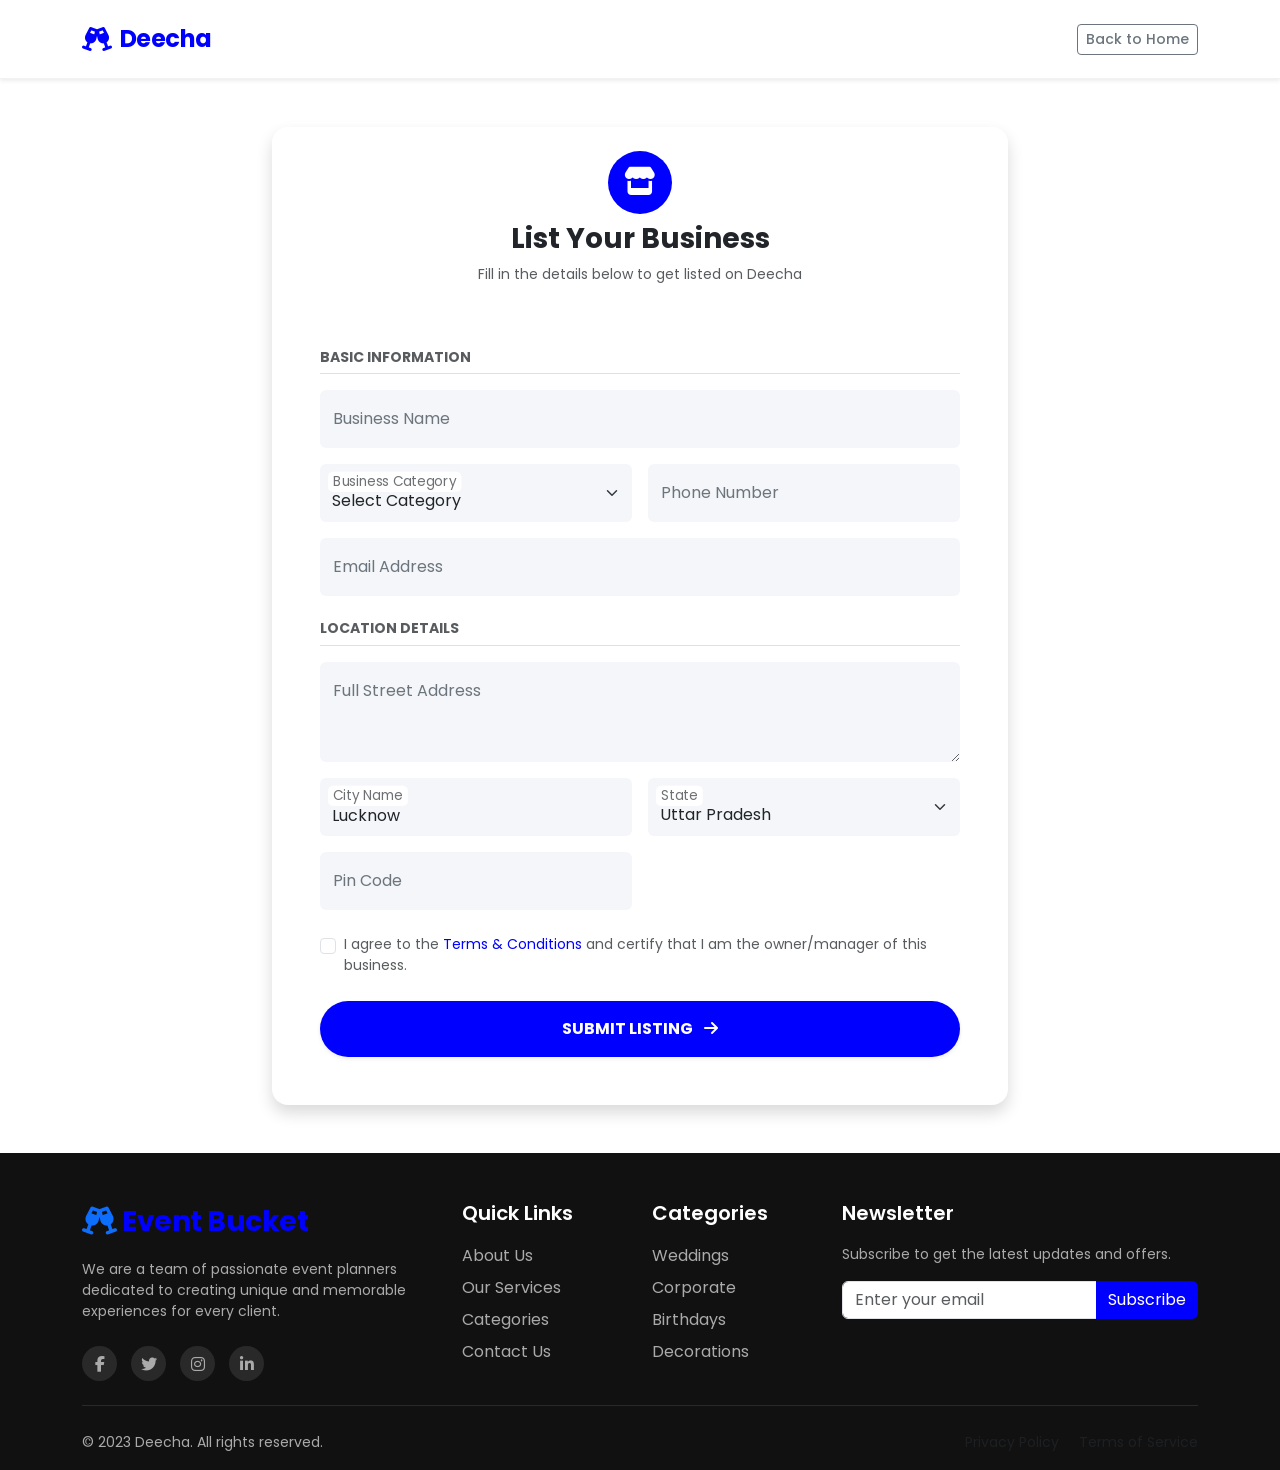
<file: add-business.html>
<!doctype html>
<html lang="en">
  <head>
    <meta charset="utf-8" />
    <meta name="viewport" content="width=device-width, initial-scale=1" />
    
    <title>Add Business | Deecha</title>
    
    <link href="https://cdn.jsdelivr.net/npm/bootstrap@5.3.2/dist/css/bootstrap.min.css" rel="stylesheet" />
    <link rel="stylesheet" href="https://cdnjs.cloudflare.com/ajax/libs/font-awesome/6.4.2/css/all.min.css" />
    <link href="https://fonts.googleapis.com/css2?family=Poppins:wght@300;400;500;600;700&display=swap" rel="stylesheet" />
    
    <style>
      body {
        font-family: 'Poppins', sans-serif;
        background-color: #f8fafd;
      }
      
      .theme-red { color: blue !important; }
      .bg-theme-red { background-color: blue !important; }
      
      .form-control:focus, .form-select:focus {
        border-color: blue;
        box-shadow: 0 0 0 0.25rem rgba(230, 46, 46, 0.15);
      }

      .btn-theme {
        background-color: blue;
        color: white;
        border: none;
        font-weight: 600;
        padding: 12px 30px;
        transition: all 0.3s;
      }
      .btn-theme:hover {
        background-color: #c91e1e;
        color: white;
        transform: translateY(-2px);
        box-shadow: 0 4px 10px rgba(230, 46, 46, 0.3);
      }

      .form-floating > label {
        color: #6c757d;
      }
    </style>
    <link rel="stylesheet" href="style.css">
  </head>
  <body>

    <nav class="navbar navbar-expand-lg bg-white sticky-top py-3 shadow-sm">
      <div class="container">
        <a class="navbar-brand fw-bold d-flex align-items-center gap-2" href="index.html" style="font-size: 1.5rem; color: blue !important">
          <i class="fa-solid fa-champagne-glasses"></i> Deecha
        </a>
        <a href="index.html" class="btn btn-outline-secondary btn-sm ms-auto fw-medium">Back to Home</a>
      </div>
    </nav>

    <section class="py-5">
      <div class="container">
        <div class="row justify-content-center">
          <div class="col-lg-8">
            
            <div class="card border-0 shadow rounded-4 overflow-hidden">
              <div class="card-header bg-white border-bottom-0 pt-4 pb-0 text-center">
                <div class="d-inline-block bg-danger bg-opacity-10 text-white rounded-circle p-3 mb-2">
                  <i class="fa-solid fa-store fs-3"></i>
                </div>
                <h3 class="fw-bold text-dark">List Your Business</h3>
                <p class="text-muted small">Fill in the details below to get listed on Deecha</p>
              </div>

              <div class="card-body p-4 p-md-5">
                <form>
                  
                  <h6 class="text-uppercase fw-bold text-muted small mb-3 border-bottom pb-2">Basic Information</h6>
                  
                  <div class="row g-3 mb-3">
                    <div class="col-12">
                      <div class="form-floating">
                        <input type="text" class="form-control bg-light border-0" id="businessName" placeholder="Business Name" required>
                        <label for="businessName">Business Name</label>
                      </div>
                    </div>

                    <div class="col-md-6">
                      <div class="form-floating">
                        <select class="form-select bg-light border-0" id="businessCategory" required>
                          <option selected disabled value="">Select Category</option>
                          <option value="Wedding Planner">Wedding Planner</option>
                          <option value="Balloon Decorator">Balloon Decorator</option>
                          <option value="Photographer">Photographer</option>
                          <option value="Caterer">Caterer</option>
                          <option value="Venue/Banquet">Banquet Hall</option>
                          <option value="DJ/Music">DJ & Music</option>
                        </select>
                        <label for="businessCategory">Business Category</label>
                      </div>
                    </div>

                    <div class="col-md-6">
                      <div class="form-floating">
                        <input type="tel" class="form-control bg-light border-0" id="phone" placeholder="Phone Number" required>
                        <label for="phone">Phone Number</label>
                      </div>
                    </div>

                    <div class="col-12">
                      <div class="form-floating">
                        <input type="email" class="form-control bg-light border-0" id="email" placeholder="Email Address" required>
                        <label for="email">Email Address</label>
                      </div>
                    </div>
                  </div>

                  <h6 class="text-uppercase fw-bold text-muted small mb-3 mt-4 border-bottom pb-2">Location Details</h6>

                  <div class="row g-3 mb-3">
                    <div class="col-12">
                      <div class="form-floating">
                        <textarea class="form-control bg-light border-0" placeholder="Full Address" id="address" style="height: 100px" required></textarea>
                        <label for="address">Full Street Address</label>
                      </div>
                    </div>

                    <div class="col-md-6">
                      <div class="form-floating">
                        <input type="text" class="form-control bg-light border-0" id="cityName" placeholder="City" value="Lucknow" required>
                        <label for="cityName">City Name</label>
                      </div>
                    </div>

                    <div class="col-md-6">
                      <div class="form-floating">
                        <select class="form-select bg-light border-0" id="stateName" required>
                          <option selected value="Uttar Pradesh">Uttar Pradesh</option>
                          <option value="Delhi">Delhi</option>
                          <option value="Maharashtra">Maharashtra</option>
                          <option value="Other">Other</option>
                        </select>
                        <label for="stateName">State</label>
                      </div>
                    </div>

                    <div class="col-md-6">
                      <div class="form-floating">
                        <input type="number" class="form-control bg-light border-0" id="pinCode" placeholder="Pin Code" required>
                        <label for="pinCode">Pin Code</label>
                      </div>
                    </div>
                  </div>

                  <div class="form-check mt-4 mb-4">
                    <input class="form-check-input" type="checkbox" value="" id="agreeTerms" required>
                    <label class="form-check-label small text-muted" for="agreeTerms">
                      I agree to the <a href="#" class="text-decoration-none theme-red">Terms & Conditions</a> and certify that I am the owner/manager of this business.
                    </label>
                  </div>

                  <div class="d-grid">
                    <button type="submit" class="btn btn-theme rounded-pill py-3 text-uppercase fw-bold shadow-sm">
                      Submit Listing <i class="fa-solid fa-arrow-right ms-2"></i>
                    </button>
                  </div>

                </form>
              </div>
            </div>

          </div>
        </div>
      </div>
    </section>

  <footer class="pt-5 pb-3">
    <div class="container">
      <div class="row g-4">
        <div class="col-lg-4 col-md-6">
          <a class="navbar-brand fw-bold fs-3 text-white d-block mb-3" href="#">
            <i class="fa-solid fa-champagne-glasses text-primary"></i> Event
            Bucket
          </a>
          <p class="small">
            We are a team of passionate event planners dedicated to creating
            unique and memorable experiences for every client.
          </p>
          <div class="mt-4">
            <a href="#" class="social-icon"><i class="fa-brands fa-facebook-f"></i></a>
            <a href="#" class="social-icon"><i class="fa-brands fa-twitter"></i></a>
            <a href="#" class="social-icon"><i class="fa-brands fa-instagram"></i></a>
            <a href="#" class="social-icon"><i class="fa-brands fa-linkedin-in"></i></a>
          </div>
        </div>

        <div class="col-lg-2 col-md-6">
          <h5>Quick Links</h5>
          <ul class="list-unstyled d-flex flex-column gap-2">
            <li><a href="#">About Us</a></li>
            <li><a href="#">Our Services</a></li>
            <li><a href="#">Categories</a></li>
            <li><a href="#">Contact Us</a></li>
          </ul>
        </div>

        <div class="col-lg-2 col-md-6">
          <h5>Categories</h5>
          <ul class="list-unstyled d-flex flex-column gap-2">
            <li><a href="#">Weddings</a></li>
            <li><a href="#">Corporate</a></li>
            <li><a href="#">Birthdays</a></li>
            <li><a href="#">Decorations</a></li>
          </ul>
        </div>

        <div class="col-lg-4 col-md-6">
          <h5>Newsletter</h5>
          <p class="small">Subscribe to get the latest updates and offers.</p>
          <form class="input-group mt-3">
            <input type="email" class="form-control" placeholder="Enter your email" />
            <button class="btn btn-primary" type="button" style="background-color: blue; border: none">
              Subscribe
            </button>
          </form>
        </div>
      </div>

      <hr class="my-4 border-secondary" />

      <div class="row align-items-center">
        <div class="col-md-6 text-center text-md-start">
          <p class="mb-0 small">
            &copy; 2023 Deecha. All rights reserved.
          </p>
        </div>
        <div class="col-md-6 text-center text-md-end">
          <a href="#" class="small text-decoration-none text-muted me-3">Privacy Policy</a>
          <a href="#" class="small text-decoration-none text-muted">Terms of Service</a>
        </div>
      </div>
    </div>
  </footer>

    <script src="https://cdn.jsdelivr.net/npm/bootstrap@5.3.2/dist/js/bootstrap.bundle.min.js"></script>
  </body>
</html>
</file>
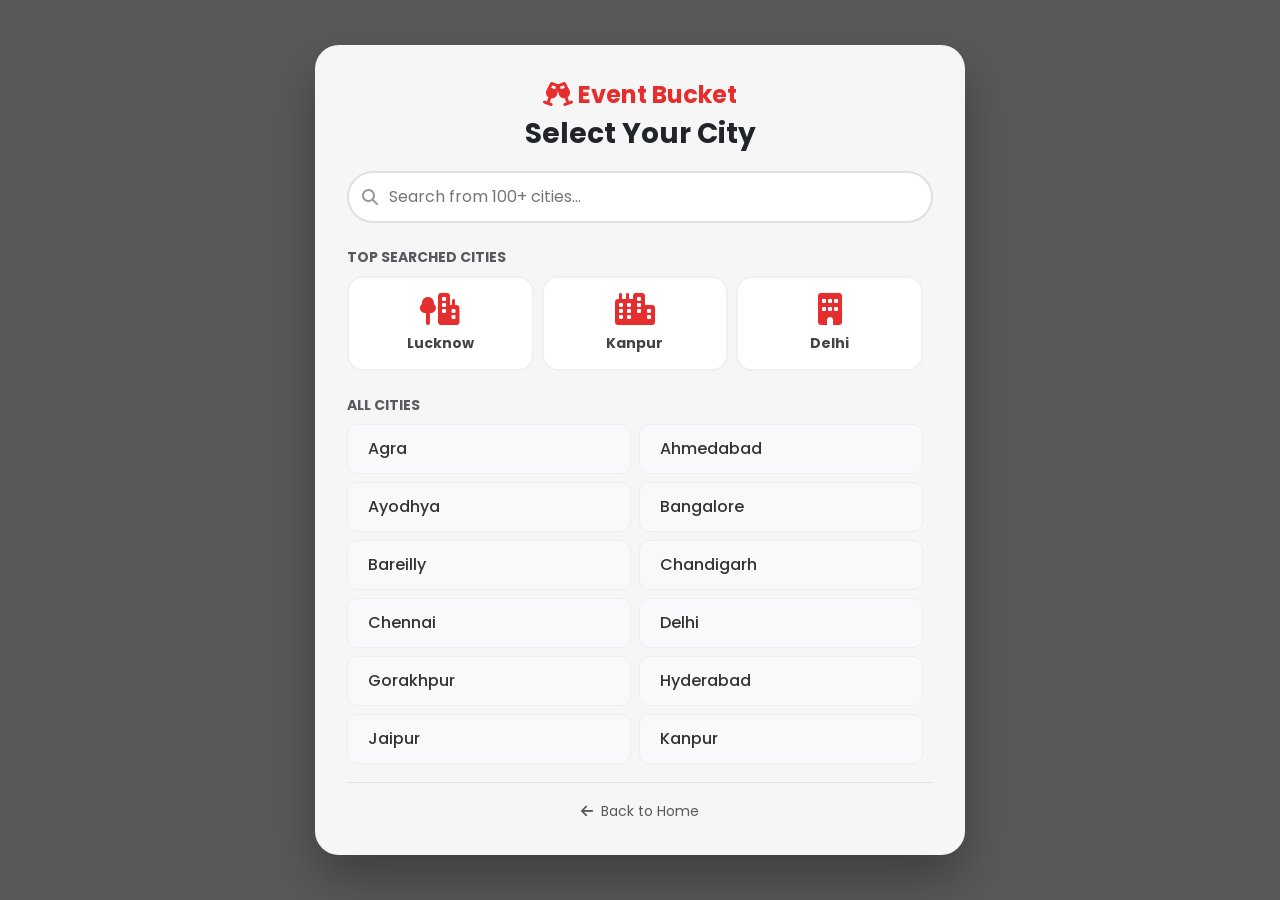
<file: choose-city.html>
<!doctype html>
<html lang="en">
  <head>
    <meta charset="utf-8" />
    <meta name="viewport" content="width=device-width, initial-scale=1" />
    <title>Select City | Event Bucket</title>
    
    <link href="https://cdn.jsdelivr.net/npm/bootstrap@5.3.2/dist/css/bootstrap.min.css" rel="stylesheet" />
    <link rel="stylesheet" href="https://cdnjs.cloudflare.com/ajax/libs/font-awesome/6.4.2/css/all.min.css" />
    <link href="https://fonts.googleapis.com/css2?family=Poppins:wght@300;400;500;600;700&display=swap" rel="stylesheet" />
    
    <style>
      /* --- Strict 100vh Setup --- */
      body, html {
        margin: 0;
        padding: 0;
        height: 100vh;
        overflow: hidden; /* Page completely locked from scrolling */
        font-family: 'Poppins', sans-serif;
      }

      .city-page-wrapper {
        height: 100vh;
        width: 100vw;
        background: url('https://images.unsplash.com/photo-1519167758481-83f550bb49b3?auto=format&fit=crop&w=2070&q=80') no-repeat center center/cover;
        display: flex;
        align-items: center;
        justify-content: center;
        position: relative;
      }

      .dark-overlay {
        position: absolute;
        top: 0; left: 0; right: 0; bottom: 0;
        background: rgba(0, 0, 0, 0.65);
        backdrop-filter: blur(10px);
        z-index: 1;
      }

      /* --- Main Card Layout --- */
      .city-selection-card {
        background: rgba(255, 255, 255, 0.95);
        border-radius: 24px;
        padding: 2rem;
        width: 95%;
        max-width: 650px;
        max-height: 90vh; /* Card screen se bahar nahi jayega */
        display: flex;
        flex-direction: column; /* Box ke andar flex banaya */
        z-index: 2;
        box-shadow: 0 25px 50px rgba(0,0,0,0.3);
        animation: slideUp 0.5s ease-out;
      }

      @keyframes slideUp {
        from { opacity: 0; transform: translateY(30px); }
        to { opacity: 1; transform: translateY(0); }
      }

      /* --- Search Bar --- */
      .search-box {
        position: relative;
        margin-bottom: 1.5rem;
      }
      .search-box i {
        position: absolute;
        left: 15px;
        top: 50%;
        transform: translateY(-50%);
        color: #999;
      }
      .search-box input {
        width: 100%;
        padding: 12px 15px 12px 40px;
        border: 2px solid #e0e0e0;
        border-radius: 50px;
        font-size: 1rem;
        transition: all 0.3s;
      }
      .search-box input:focus {
        outline: none;
        border-color: #e62e2e;
        box-shadow: 0 0 10px rgba(230, 46, 46, 0.2);
      }

      /* --- Scrollable Area --- */
      .scrollable-content {
        overflow-y: auto; /* Sirf ye hissa scroll hoga */
        flex-grow: 1;
        padding-right: 10px;
      }
      
      /* Custom Scrollbar */
      .scrollable-content::-webkit-scrollbar { width: 6px; }
      .scrollable-content::-webkit-scrollbar-track { background: #f1f1f1; border-radius: 10px; }
      .scrollable-content::-webkit-scrollbar-thumb { background: #ccc; border-radius: 10px; }
      .scrollable-content::-webkit-scrollbar-thumb:hover { background: #e62e2e; }

      /* --- City Buttons --- */
      .popular-city-btn {
        display: flex;
        flex-direction: column;
        align-items: center;
        gap: 8px;
        background: #fff;
        border: 2px solid #eef0f2;
        border-radius: 16px;
        padding: 15px 10px;
        text-decoration: none;
        color: #444;
        transition: all 0.3s ease;
      }
      .popular-city-btn i { font-size: 2rem; color: #e62e2e; }
      .popular-city-btn:hover { border-color: #e62e2e; background: #fffafa; color: #e62e2e; transform: translateY(-3px); }

      .list-city-btn {
        display: block;
        width: 100%;
        text-align: left;
        padding: 12px 20px;
        background: #f8f9fa;
        border: 1px solid #eee;
        border-radius: 10px;
        text-decoration: none;
        color: #333;
        font-weight: 500;
        transition: all 0.2s;
      }
      .list-city-btn:hover {
        background: #e62e2e;
        color: #fff;
        border-color: #e62e2e;
      }

    </style>
  </head>
  <body>

    <div class="city-page-wrapper">
      <div class="dark-overlay"></div>
      
      <div class="city-selection-card">
        
        <div class="text-center mb-3">
          <div class="fw-bold fs-4 mb-1" style="color: #e62e2e;">
            <i class="fa-solid fa-champagne-glasses"></i> Event Bucket
          </div>
          <h3 class="fw-bold text-dark mb-1">Select Your City</h3>
        </div>

        <div class="search-box">
          <i class="fa-solid fa-magnifying-glass"></i>
          <input type="text" id="citySearchInput" placeholder="Search from 100+ cities..." onkeyup="filterCities()">
        </div>

        <div class="scrollable-content">
          
          <div id="popularSection">
            <p class="text-muted small fw-bold text-uppercase mb-2">Top Searched Cities</p>
            <div class="row g-2 mb-4">
              <div class="col-4">
                <a href="#" onclick="selectCityAndRedirect('Lucknow', 'lucknow.html')" class="popular-city-btn">
                  <i class="fa-solid fa-tree-city"></i><span class="fw-bold small">Lucknow</span>
                </a>
              </div>
              <div class="col-4">
                <a href="#" onclick="selectCityAndRedirect('Kanpur', 'kanpur.html')" class="popular-city-btn">
                  <i class="fa-solid fa-city"></i><span class="fw-bold small">Kanpur</span>
                </a>
              </div>
              <div class="col-4">
                <a href="#" onclick="selectCityAndRedirect('Delhi', 'delhi.html')" class="popular-city-btn">
                  <i class="fa-solid fa-building"></i><span class="fw-bold small">Delhi</span>
                </a>
              </div>
            </div>
          </div>

          <p class="text-muted small fw-bold text-uppercase mb-2">All Cities</p>
          <div class="row g-2" id="allCitiesList">
            
            <div class="col-md-6 city-item"><a href="#" onclick="selectCityAndRedirect('Agra', 'agra.html')" class="list-city-btn">Agra</a></div>
            <div class="col-md-6 city-item"><a href="#" onclick="selectCityAndRedirect('Ahmedabad', 'ahmedabad.html')" class="list-city-btn">Ahmedabad</a></div>
            <div class="col-md-6 city-item"><a href="#" onclick="selectCityAndRedirect('Ayodhya', 'ayodhya.html')" class="list-city-btn">Ayodhya</a></div>
            <div class="col-md-6 city-item"><a href="#" onclick="selectCityAndRedirect('Bangalore', 'bangalore.html')" class="list-city-btn">Bangalore</a></div>
            <div class="col-md-6 city-item"><a href="#" onclick="selectCityAndRedirect('Bareilly', 'bareilly.html')" class="list-city-btn">Bareilly</a></div>
            <div class="col-md-6 city-item"><a href="#" onclick="selectCityAndRedirect('Chandigarh', 'chandigarh.html')" class="list-city-btn">Chandigarh</a></div>
            <div class="col-md-6 city-item"><a href="#" onclick="selectCityAndRedirect('Chennai', 'chennai.html')" class="list-city-btn">Chennai</a></div>
            <div class="col-md-6 city-item"><a href="#" onclick="selectCityAndRedirect('Delhi', 'delhi.html')" class="list-city-btn">Delhi</a></div>
            <div class="col-md-6 city-item"><a href="#" onclick="selectCityAndRedirect('Gorakhpur', 'gorakhpur.html')" class="list-city-btn">Gorakhpur</a></div>
            <div class="col-md-6 city-item"><a href="#" onclick="selectCityAndRedirect('Hyderabad', 'hyderabad.html')" class="list-city-btn">Hyderabad</a></div>
            <div class="col-md-6 city-item"><a href="#" onclick="selectCityAndRedirect('Jaipur', 'jaipur.html')" class="list-city-btn">Jaipur</a></div>
            <div class="col-md-6 city-item"><a href="#" onclick="selectCityAndRedirect('Kanpur', 'kanpur.html')" class="list-city-btn">Kanpur</a></div>
            <div class="col-md-6 city-item"><a href="#" onclick="selectCityAndRedirect('Kolkata', 'kolkata.html')" class="list-city-btn">Kolkata</a></div>
            <div class="col-md-6 city-item"><a href="#" onclick="selectCityAndRedirect('Lucknow', 'lucknow.html')" class="list-city-btn">Lucknow</a></div>
            <div class="col-md-6 city-item"><a href="#" onclick="selectCityAndRedirect('Mumbai', 'mumbai.html')" class="list-city-btn">Mumbai</a></div>
            <div class="col-md-6 city-item"><a href="#" onclick="selectCityAndRedirect('Noida', 'noida.html')" class="list-city-btn">Noida</a></div>
            <div class="col-md-6 city-item"><a href="#" onclick="selectCityAndRedirect('Pune', 'pune.html')" class="list-city-btn">Pune</a></div>
            <div class="col-md-6 city-item"><a href="#" onclick="selectCityAndRedirect('Prayagraj', 'prayagraj.html')" class="list-city-btn">Prayagraj</a></div>
            <div class="col-md-6 city-item"><a href="#" onclick="selectCityAndRedirect('Surat', 'surat.html')" class="list-city-btn">Surat</a></div>
            <div class="col-md-6 city-item"><a href="#" onclick="selectCityAndRedirect('Varanasi', 'varanasi.html')" class="list-city-btn">Varanasi</a></div>
            
            <div class="col-12 text-center text-muted mt-3" id="noCityFound" style="display: none;">
              <i class="fa-regular fa-face-frown fs-1 mb-2"></i>
              <p>Sorry, we couldn't find that city.</p>
            </div>

          </div>
        </div>

        <div class="text-center mt-3 pt-3 border-top">
          <a href="index.html" class="text-muted small text-decoration-none hover-danger">
            <i class="fa-solid fa-arrow-left me-1"></i> Back to Home
          </a>
        </div>

      </div>
    </div>

    <script>
      // 1. Search Filter Logic (Live Searching)
      function filterCities() {
        let input = document.getElementById('citySearchInput').value.toLowerCase();
        let cityItems = document.querySelectorAll('.city-item');
        let popularSection = document.getElementById('popularSection');
        let noCityFound = document.getElementById('noCityFound');
        let visibleCount = 0;

        // Hide Popular section if user is searching
        if(input.length > 0) {
          popularSection.style.display = 'none';
        } else {
          popularSection.style.display = 'block';
        }

        // Filter the long list
        cityItems.forEach(item => {
          let cityName = item.innerText.toLowerCase();
          if (cityName.includes(input)) {
            item.style.display = "block";
            visibleCount++;
          } else {
            item.style.display = "none";
          }
        });

        // Show "Not found" message if no match
        if(visibleCount === 0 && input.length > 0) {
          noCityFound.style.display = 'block';
        } else {
          noCityFound.style.display = 'none';
        }
      }

      // 2. Save City & Redirect Logic
      function selectCityAndRedirect(cityName, pageUrl) {
        localStorage.setItem('selectedCity', cityName);
        window.location.href = pageUrl;
      }
    </script>
  </body>
</html>
</file>
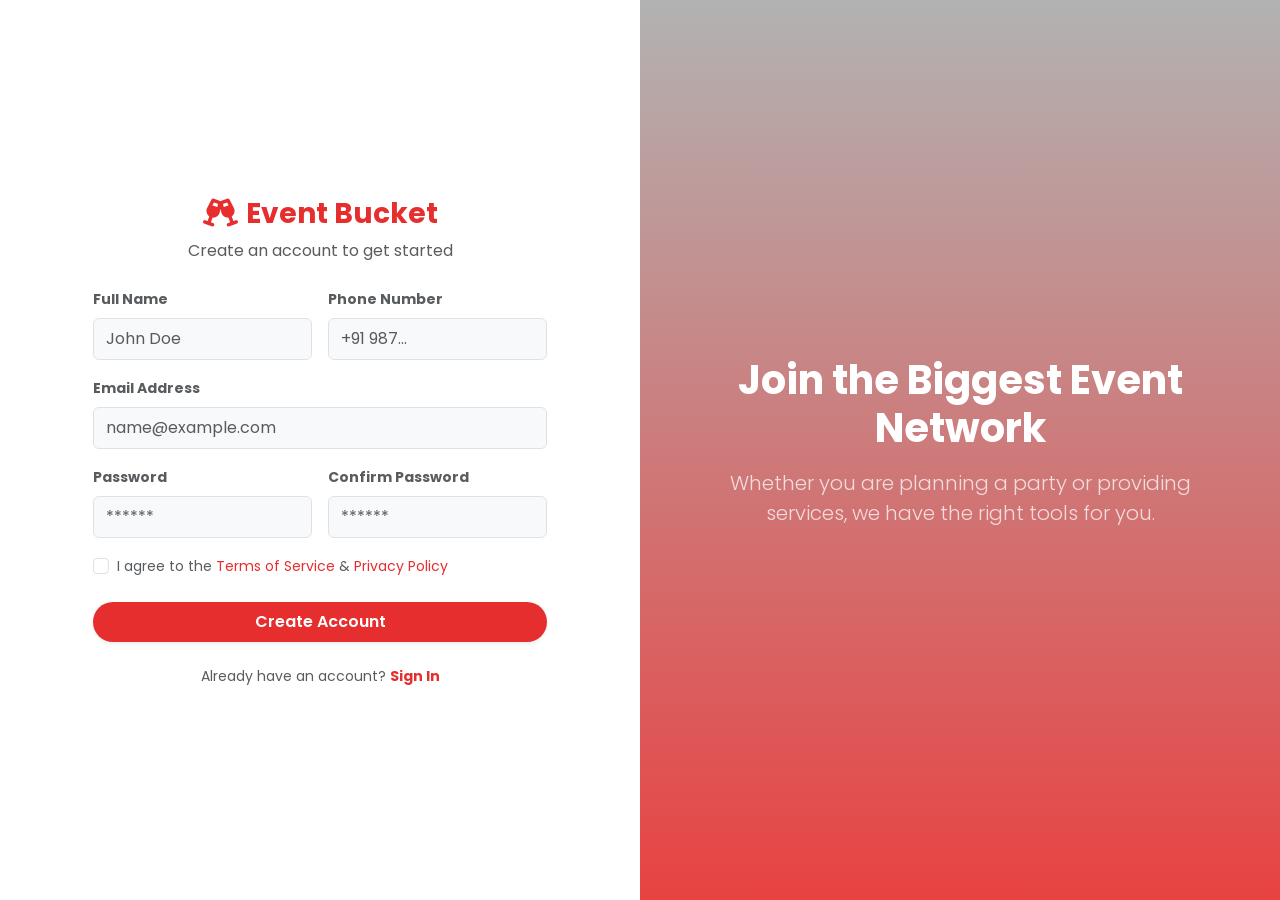
<file: register.html>
<!doctype html>
<html lang="en">
  <head>
    <meta charset="utf-8" />
    <meta name="viewport" content="width=device-width, initial-scale=1" />
    <title>Register | Event Bucket</title>
    
    <link href="https://cdn.jsdelivr.net/npm/bootstrap@5.3.2/dist/css/bootstrap.min.css" rel="stylesheet" />
    <link rel="stylesheet" href="https://cdnjs.cloudflare.com/ajax/libs/font-awesome/6.4.2/css/all.min.css" />
    <link href="https://fonts.googleapis.com/css2?family=Poppins:wght@300;400;500;600;700&display=swap" rel="stylesheet" />
    
    <style>
      body {
        font-family: 'Poppins', sans-serif;
        background-color: #fff;
      }
      .theme-red { color: #e62e2e; }
      .btn-theme {
        background-color: #e62e2e;
        color: white;
        font-weight: 600;
        border: none;
        transition: all 0.3s;
      }
      .btn-theme:hover {
        background-color: #c91e1e;
        color: white;
        transform: translateY(-2px);
      }
      .auth-wrapper {
        min-height: 100vh;
        width: 100%;
        overflow: hidden;
      }
      .auth-left {
        background: url('https://images.unsplash.com/photo-1511795409834-ef04bbd61622?q=80&w=2069&auto=format&fit=crop') no-repeat center center/cover;
        position: relative;
      }
      .auth-overlay {
        background: linear-gradient(to bottom, rgba(0,0,0,0.3), rgba(230, 46, 46, 0.9));
        position: absolute;
        top: 0; left: 0; right: 0; bottom: 0;
      }
      .form-control:focus {
        border-color: #e62e2e;
        box-shadow: 0 0 0 0.2rem rgba(230, 46, 46, 0.25);
      }
      /* Custom Radio Tabs */
      .role-selector input { display: none; }
      .role-selector label {
        cursor: pointer;
        padding: 8px 20px;
        border: 1px solid #ddd;
        border-radius: 50px;
        font-size: 0.9rem;
        color: #555;
        transition: all 0.2s;
      }
      .role-selector input:checked + label {
        background-color: #e62e2e;
        color: white;
        border-color: #e62e2e;
        font-weight: 600;
        box-shadow: 0 4px 10px rgba(230, 46, 46, 0.3);
      }
    </style>
  </head>
  <body>

    <div class="row g-0 auth-wrapper">
      
      <div class="col-lg-6 d-flex align-items-center justify-content-center bg-white order-2 order-lg-1">
        <div class="w-100 p-4 p-md-5" style="max-width: 550px;">
          
          <div class="text-center mb-4">
            <a href="index.html" class="text-decoration-none">
              <h3 class="fw-bold theme-red"><i class="fa-solid fa-champagne-glasses me-2"></i>Event Bucket</h3>
            </a>
            <p class="text-muted mt-2">Create an account to get started</p>
          </div>

          <form>
            <div class="row g-3 mb-3">
              <div class="col-md-6">
                <label class="form-label small fw-bold text-muted">Full Name</label>
                <input type="text" class="form-control bg-light py-2" placeholder="John Doe" required>
              </div>
              <div class="col-md-6">
                <label class="form-label small fw-bold text-muted">Phone Number</label>
                <input type="tel" class="form-control bg-light py-2" placeholder="+91 987..." required>
              </div>
            </div>

            <div class="mb-3">
              <label class="form-label small fw-bold text-muted">Email Address</label>
              <input type="email" class="form-control bg-light py-2" placeholder="name@example.com" required>
            </div>

            <div class="row g-3 mb-3">
              <div class="col-md-6">
                <label class="form-label small fw-bold text-muted">Password</label>
                <input type="password" class="form-control bg-light py-2" placeholder="******" required>
              </div>
              <div class="col-md-6">
                <label class="form-label small fw-bold text-muted">Confirm Password</label>
                <input type="password" class="form-control bg-light py-2" placeholder="******" required>
              </div>
            </div>

            <div class="form-check mb-4">
              <input type="checkbox" class="form-check-input" id="terms" required>
              <label class="form-check-label small text-muted" for="terms">
                I agree to the <a href="#" class="theme-red text-decoration-none">Terms of Service</a> & <a href="#" class="theme-red text-decoration-none">Privacy Policy</a>
              </label>
            </div>

            <button type="submit" class="btn btn-theme w-100 py-2 rounded-pill shadow-sm fs-6">Create Account</button>
          </form>

          <p class="text-center mt-4 text-muted small">
            Already have an account? <a href="login.html" class="theme-red fw-bold text-decoration-none">Sign In</a>
          </p>

        </div>
      </div>

      <div class="col-lg-6 d-none d-lg-block auth-left order-1 order-lg-2">
        <div class="auth-overlay"></div>
        <div class="position-absolute top-50 start-50 translate-middle text-center text-white w-75">
          <h2 class="fw-bold display-6 mb-3">Join the Biggest Event Network</h2>
          <p class="lead opacity-75">Whether you are planning a party or providing services, we have the right tools for you.</p>
        </div>
      </div>

    </div>

  </body>
</html>
</file>
<file: style.css>
/* ================= GLOBAL STYLES ================= */
:root {
  --primary-color: blue; /* Brand Red */
  --dark-color: #1a1a1a;
  --light-bg: #f8f9fa;
}

body {
  font-family: 'Poppins', sans-serif;
  color: var(--dark-color);
  background-color: #fff;
}

/* ================= NAVBAR STYLES ================= */
.navbar {
  transition: all 0.3s ease;
  border-bottom: 1px solid rgba(0,0,0,0.05);
}
.navbar-brand {
  font-size: 1.5rem;
  letter-spacing: -0.5px;
  color: var(--primary-color) !important;
}
.nav-link {
  font-weight: 500;
  font-size: 0.95rem;
  color: #555;
  transition: color 0.3s;
}
.nav-link:hover, .nav-link.active {
  color: var(--primary-color) !important;
}

/* Navbar Search Input Focus Fix */
.navbar input::placeholder {
  font-size: 0.9rem;
  color: #999;
}
.navbar .form-control:focus {
  background-color: transparent;
}

/* ================= CATEGORY CARD STYLES ================= */
.theme-divider {
  height: 4px;
  width: 60px;
  background-color: var(--primary-color);
  border-radius: 2px;
}
.category-card {
  border: none;
  border-radius: 15px;
  overflow: hidden;
  background: #fff;
  box-shadow: 0 5px 20px rgba(0,0,0,0.05);
  transition: all 0.3s ease;
}
.category-card:hover {
  transform: translateY(-10px);
  box-shadow: 0 15px 30px rgba(0,0,0,0.1);
}
.img-zoom-container {
  height: 200px;
  overflow: hidden;
}
.card-img-top {
  width: 100%;
  height: 100%;
  object-fit: cover;
  transition: transform 0.5s ease;
}
.category-card:hover .card-img-top {
  transform: scale(1.1);
}
.card-body {
  padding: 1.25rem;
}
.card-title {
  font-weight: 600;
  font-size: 1rem;
  color: #333;
}

/* ================= FOOTER STYLES ================= */
footer {
  background-color: #111;
  color: #aaa;
}
footer h5 {
  color: #fff;
  font-weight: 600;
  margin-bottom: 1.2rem;
}
footer a {
  color: #aaa;
  text-decoration: none;
  transition: color 0.2s;
}
footer a:hover {
  color: var(--primary-color);
  padding-left: 5px;
}
.social-icon {
  width: 35px;
  height: 35px;
  background: rgba(255,255,255,0.1);
  display: inline-flex;
  align-items: center;
  justify-content: center;
  border-radius: 50%;
  margin-right: 10px;
  transition: 0.3s;
}
.social-icon:hover {
  background: var(--primary-color);
  color: #fff;
}

/* 
=============================================
  Hero Search Bar
=============================================
*/

.directory-hero {
  padding-top: 40px;
  padding-bottom: 20px;
}

/* Background Overlay (Darkens image for text readability) */
.bg-overlay {
  background: linear-gradient(rgba(0, 0, 0, 0.4), rgba(0, 0, 0, 0.6));
}

/* Object Fit Cover Utility (ensures img fills area) */
.object-fit-cover {
  object-fit: cover;
}

/* Heading Style */
.hero-heading {
  font-size: clamp(1.8rem, 4vw, 3rem); /* Responsive font size */
  text-shadow: 0 2px 10px rgba(0,0,0,0.5);
}

/* Search Wrapper Style */
.search-wrapper {
  max-width: 750px; /* Controls width of search bar */
  border-radius: 8px !important; /* Slightly rounded corners like sample */
}

/* Desktop Divider Line logic */
@media (min-width: 768px) {
  .border-end-md {
    border-right: 1px solid #dee2e6; /* Vertical line between inputs */
    min-width: 250px; /* Fixed width for location part */
  }
}

/* Connect Button (Black bg, Yellow text) */
.connect-btn {
  background-color: #222;
  color: #ffc107 !important; /* Bootstrap Warning Yellow */
  border: 1px solid #444;
  font-size: 0.9rem;
  letter-spacing: 0.5px;
  transition: all 0.3s ease;
  box-shadow: 0 4px 15px rgba(0,0,0,0.3);
}

.connect-btn:hover {
  background-color: #000;
  transform: translateY(-2px);
  box-shadow: 0 6px 20px rgba(0,0,0,0.5);
}

/* ================= LISTING PAGE STYLES (Red Theme) ================= */

/* 1. Background tweaks */
.bg-light {
    background-color: #f4f6f9 !important; /* Cleaner gray */
}

/* 2. Listing Cards */
.listing-card {
    transition: transform 0.2s ease, box-shadow 0.2s ease;
    border-radius: 10px !important;
}

.listing-card:hover {
    transform: translateY(-3px);
    box-shadow: 0 10px 25px rgba(0,0,0,0.08) !important;
}

.object-fit-cover {
    object-fit: cover;
}

/* 3. Gradient Overlay on Images */
.bg-gradient-dark {
    background: linear-gradient(to top, rgba(0,0,0,0.8), transparent);
}

/* 4. Filter Buttons */
.btn-white {
    background-color: #fff;
    color: #444;
    border-color: #e0e0e0;
    transition: all 0.2s;
}
.btn-white:hover {
    background-color: #fff;
    border-color: var(--primary-color);
    color: var(--primary-color);
}

/* 5. Custom Outline Danger Button */
.btn-outline-danger {
    color: var(--primary-color);
    border-color: var(--primary-color);
}
.btn-outline-danger:hover {
    background-color: var(--primary-color);
    color: #fff;
}

/* 6. Success Button (Whatsapp/Call overrides) */
.btn-success {
    background-color: #25D366; /* WhatsApp Green */
    border-color: #25D366;
    color: white;
}
.btn-success:hover {
    background-color: #128C7E;
    border-color: #128C7E;
}
.btn-outline-success {
    color: #25D366;
    border-color: #25D366;
}
.btn-outline-success:hover {
    background-color: #25D366;
    color: white;
}

/* 7. Side Sticky Tabs (Right edge) */
.side-sticky-tabs {
    position: fixed;
    right: 0;
    top: 50%;
    transform: translateY(-50%);
    z-index: 1030;
}

.tab-btn {
    display: block;
    writing-mode: vertical-rl; /* Vertical Text */
    text-orientation: mixed;
    padding: 15px 10px;
    font-weight: 600;
    text-decoration: none;
    border-top-left-radius: 8px;
    border-bottom-left-radius: 8px;
    font-size: 0.85rem;
    letter-spacing: 1px;
    text-transform: uppercase;
    transition: all 0.3s ease;
}

.tab-btn:hover {
    padding-right: 15px; /* Slide out effect */
    filter: brightness(1.1);
}

/* Specific Tab Colors using your vars */
.bg-danger { background-color: var(--primary-color) !important; }
.bg-dark { background-color: var(--dark-color) !important; }

/* 
=====================================
Fix Listing Card Image Height 
=====================================*/
.listing-card img {
    min-height: 220px; /* Sets a fixed height */
    width: 100%;   /* Ensures it fills the width */
    object-fit: cover; /* Crops the image proportionally so it doesn't stretch */
}

/* Optional: Mobile Adjustment */
@media (max-width: 768px) {
    .listing-card img {
        height: 180px; /* Slightly smaller on mobile if needed */
    }
}

/* ================= LISTING DETAIL PAGE & LIGHTBOX STYLES ================= */

/* 1. Image Gallery Formatting */
.main-image {
    height: 400px;
}
.thumb-image {
    height: 196px; /* Exactly half of main-image minus the gap (4px) */
}
.object-fit-cover {
    object-fit: cover;
}
.cursor-pointer {
    cursor: pointer;
}

/* 2. Custom Nav Tabs (Red Theme) */
.detail-tabs {
    border-bottom: 2px solid #eaeaea;
}
.detail-tabs .nav-link {
    color: #555;
    border: none;
    padding: 10px 20px;
    font-size: 1.05rem;
    position: relative;
    background: transparent;
    transition: all 0.3s ease;
}
.detail-tabs .nav-link:hover {
    color: var(--primary-color);
}
.detail-tabs .nav-link.active {
    color: var(--primary-color);
    background: transparent;
    border: none;
}
.detail-tabs .nav-link.active::after {
    content: '';
    position: absolute;
    bottom: -2px;
    left: 0;
    width: 100%;
    height: 3px;
    background-color: var(--primary-color);
    border-radius: 3px 3px 0 0;
}

/* 3. Typography & Spacing */
.line-height-lg {
    line-height: 1.8;
}
.bg-light-hover {
    transition: background-color 0.2s ease;
}
.bg-light-hover:hover {
    background-color: #f8f9fa !important;
    border-color: #d1d1d1 !important;
}

/* 4. Enquiry Form Input focus (Removes blue glow, adds red border) */
.form-control.bg-light:focus {
    background-color: #fff !important;
    border-color: var(--primary-color) !important;
    box-shadow: 0 0 0 0.2rem rgba(230, 46, 46, 0.25);
}

/* 5. Lightbox Overlay Hover effect */
.transition-overlay {
    transition: all 0.3s ease;
}
.transition-overlay:hover {
    background-color: rgba(230, 46, 46, 0.8) !important; /* Turns Red on hover */
    transform: scale(1.02);
}

/* 6. Lightbox Image constraints (Prevents stretching) */
.lightbox-img {
    max-height: 85vh;
    max-width: 90vw;
    object-fit: contain;
    box-shadow: 0 10px 30px rgba(0,0,0,0.5);
}

/* 7. Lightbox Carousel Icons */
.carousel-control-prev-icon,
.carousel-control-next-icon {
    background-size: 60%;
    transition: background-color 0.2s;
}
.carousel-control-prev:hover .carousel-control-prev-icon,
.carousel-control-next:hover .carousel-control-next-icon {
    background-color: var(--primary-color) !important; /* Turns Red on hover */
}

/* 8. Mobile Adjustments */
@media (max-width: 768px) {
    .main-image {
        height: 250px;
    }
    /* Prevents the fixed bottom mobile action bar from overlapping footer content */
    body {
        padding-bottom: 70px; 
    }
}
/* ================= CUSTOM BOOTSTRAP ICON CLOSE BUTTON ================= */
.custom-icon-close {
    width: 45px;
    height: 45px;
    padding: 10px;
    border: none;
    transition: transform 0.2s ease, background-color 0.2s ease;
}

/* Style the Bootstrap Icon inside */
.custom-icon-close i {
    font-size: 1.5rem; /* Adjusts the size of the X */
    color: #ffffff;    /* Makes the X white */
    line-height: 1;
}

/* Hover effect */
.custom-icon-close:hover {
    transform: scale(1.1);
    background-color: blue !important; /* Darker red on hover */
}

/* 
=======================================================
LUCKNOW PAGE - CSS
=======================================================
/* ================= MODERN FAQ STYLES ================= */

/* Individual FAQ Card Container */
.modern-faq .accordion-item {
    border: 1px solid #eef0f3;
    border-radius: 12px !important;
    margin-bottom: 16px;
    background: #ffffff;
    box-shadow: 0 4px 15px rgba(0, 0, 0, 0.02);
    transition: all 0.3s ease;
    overflow: hidden;
}

/* Hover Effect for the entire Card */
.modern-faq .accordion-item:hover {
    border-color: rgba(230, 46, 46, 0.2);
    box-shadow: 0 10px 25px rgba(230, 46, 46, 0.08);
    transform: translateY(-2px);
}

/* FAQ Button Styling */
.modern-faq .accordion-button {
    padding: 1.25rem 1.5rem;
    background: transparent;
    font-size: 1.05rem;
    color: #2c3e50;
    box-shadow: none !important; /* Removes blue bootstrap glow */
}

/* Hide Default Bootstrap Arrow */
.modern-faq .accordion-button::after {
    display: none !important;
}

/* FAQ Text specific styling for spacing */
.modern-faq .faq-text {
    padding-right: 15px;
    line-height: 1.4;
}

/* Custom Circular Icon Wrapper */
.modern-faq .faq-icon {
    width: 36px;
    height: 36px;
    border-radius: 50%;
    background-color: #f4f6f9;
    color: #a0aab5;
    display: flex;
    align-items: center;
    justify-content: center;
    flex-shrink: 0;
    margin-left: auto;
    font-size: 0.9rem;
    transition: all 0.4s cubic-bezier(0.4, 0, 0.2, 1);
}

/* Active State Styles (When Accordion is OPEN) */
.modern-faq .accordion-button:not(.collapsed) {
    background-color: #fff;
    color: var(--primary-color, blue) !important;
    border-bottom: 1px dashed #f0f0f0;
}

/* Active State Icon Animation (Turns Red & Rotates) */
.modern-faq .accordion-button:not(.collapsed) .faq-icon {
    background-color: var(--primary-color, blue);
    color: #ffffff;
    transform: rotate(-180deg);
    box-shadow: 0 4px 10px rgba(230, 46, 46, 0.3);
}

/* FAQ Answer Body Styling */
.modern-faq .accordion-body {
    padding: 1.5rem;
    color: #64748b;
    line-height: 1.7;
    font-size: 0.95rem;
    background-color: #fafbfc;
}

/* Mobile Responsiveness */
@media (max-width: 768px) {
    .modern-faq .accordion-button {
        font-size: 0.95rem;
        padding: 1rem;
    }
    .modern-faq .faq-icon {
        width: 30px;
        height: 30px;
        font-size: 0.8rem;
    }
    .modern-faq .accordion-body {
        padding: 1rem;
        font-size: 0.9rem;
    }
}

/* ================= SINGLE BUTTON TEXT TOGGLE TRICK ================= */
.dynamic-toggle-btn .show-less-text { display: none; }
.dynamic-toggle-btn[aria-expanded="true"] .show-more-text { display: none; }
.dynamic-toggle-btn[aria-expanded="true"] .show-less-text { display: inline; }
.dynamic-toggle-btn:hover { transform: translateY(-3px); }


/* ============== Filter CSS ============= */
/* Filter Card Styles */
.btn-white {
    padding: 10px 12px;
    font-size: 0.95rem;
    color: #555;
    transition: all 0.2s;
}
.btn-white:hover, .btn-white:focus {
    border-color: #aaa !important;
    background-color: #fff !important;
}

/* Dropdown Menu Customization */
.custom-dropdown-menu {
    border-radius: 8px;
    transform: translateY(5px) !important; /* Thoda niche khulega */
}

/* Scrollable List Area */
.list-options {
    max-height: 180px;
    overflow-y: auto;
}

/* List Items */
.option-link {
    padding: 8px 10px;
    font-size: 0.9rem;
    color: #333;
    border-radius: 4px;
    margin-bottom: 2px;
}
.option-link:hover {
    background-color: #f0fdf4; /* Light Green hover jaisa screenshot me hai */
    color: #166534;
}

/* Selected Active Item */
.option-link.active {
    background-color: #dcfce7 !important; /* Green Background */
    color: #15803d !important; /* Green Text */
    font-weight: 600;
}

/* Custom Scrollbar */
.custom-scrollbar::-webkit-scrollbar { width: 5px; }
.custom-scrollbar::-webkit-scrollbar-thumb { background: #ddd; border-radius: 10px; }

/* 
====================================================================
    Listing HTML Page CSS
=======================================================================
*/

      /* --- 1. Filter Scroll Fix (The Magic Trick) --- */
      /* Yeh code dropdown ko cut hone se bachata hai */
      .filter-scroll-container {
        display: flex;
        gap: 0.5rem;
        overflow-x: auto;
        align-items: center;
        /* Dropdown ke liye neeche jagah banayi */
        padding-bottom: 250px;
        /* Content ko wapas upar kheecha */
        margin-bottom: -250px;
        /* Scrollbar ko chhupana */
        scrollbar-width: none; /* Firefox */
        -ms-overflow-style: none; /* IE */

        /* Important: Invisible padding par click neeche pass ho jaye */
        pointer-events: none;
      }
      .filter-scroll-container::-webkit-scrollbar {
        display: none; /* Chrome/Safari */
      }

      /* Buttons par click wapas enable karna */
      .filter-scroll-container .dropdown,
      .filter-scroll-container > a {
        pointer-events: auto;
      }

      /* --- 2. Filter Pills Style --- */
      .filter-pill {
        white-space: nowrap;
        border: 1px solid #e0e0e0;
        background: #fff;
        color: #444;
        font-size: 0.9rem;
        padding: 6px 16px;
        border-radius: 50px;
        transition: all 0.2s ease;
        display: flex;
        align-items: center;
        gap: 6px;
        box-shadow: 0 2px 4px rgba(0, 0, 0, 0.02);
      }
      .filter-pill:hover,
      .filter-pill.show {
        background-color: #f8f9fa;
        border-color: #bbb;
        color: #000;
        box-shadow: 0 4px 8px rgba(0, 0, 0, 0.08);
      }
      .filter-pill.active-filter {
        background-color: #fff0f0;
        border-color: blue;
        color: blue;
        font-weight: 600;
      }

      /* --- 3. Sticky Bar Positioning --- */
      @media (min-width: 992px) {
        .sticky-filter-bar {
          top: 70px;
        }
      }
      @media (max-width: 991px) {
        .sticky-filter-bar {
          top: 125px;
        }
      }

      /* --- 4. Dropdown Styling --- */
      .custom-dropdown-menu {
        border-radius: 12px;
        box-shadow: 0 10px 30px rgba(0, 0, 0, 0.2) !important; /* Darker shadow */
        border: 1px solid rgba(0, 0, 0, 0.05);
        margin-top: 8px !important;
        padding: 10px;
        z-index: 1055; /* Higher than cards */
      }
      .list-options {
        max-height: 250px;
        overflow-y: auto;
      }

      .option-link {
        padding: 8px 12px;
        text-decoration: none;
        display: block;
        color: #444;
        border-radius: 6px;
        font-size: 0.95rem;
        transition: background 0.2s;
      }
      .option-link:hover {
        background-color: #fff5f5;
        color: blue;
      }
      .option-link.active {
        background-color: #ffe0e0 !important;
        color: #c00 !important;
        font-weight: 600;
      }

      /* Desktop Search Bar */
      .desktop-search-bar {
        border: 1px solid #e0e0e0;
        transition: box-shadow 0.2s;
      }
      .desktop-search-bar:hover {
        box-shadow: 0 4px 12px rgba(0, 0, 0, 0.08);
      }

      /* Custom Scrollbar for Dropdowns */
      .custom-scrollbar::-webkit-scrollbar {
        width: 5px;
      }
      .custom-scrollbar::-webkit-scrollbar-thumb {
        background: #ddd;
        border-radius: 10px;
      }

    /* 
    ====================================================
    Lucknow Page CSS
    ====================================================
    */

    /* --- About Section Styles --- */
.about-content-box {
  /* Initial visible height (approx 2 paragraphs) */
  max-height: 220px; 
  overflow: hidden;
  transition: max-height 0.5s ease-in-out; 
  position: relative;
}

/* Typography for the text content */
.about-content-text {
  color: #6c757d; /* Bootstrap text-muted color */
  line-height: 1.8;
  font-size: 0.95rem;
  text-align: justify;
}

.about-content-text h5 {
  color: #333;
  font-weight: 700;
  margin-top: 1.5rem;
  margin-bottom: 0.5rem;
  font-size: 1.1rem;
}

.about-content-text ul {
  list-style-type: none; /* Remove default bullets */
  padding-left: 0;
  margin-bottom: 1rem;
}

.about-content-text ul li {
  position: relative;
  padding-left: 1.5rem;
  margin-bottom: 0.25rem;
}

/* Custom red bullet point */
.about-content-text ul li::before {
  content: "•";
  color: blue;
  font-weight: bold;
  position: absolute;
  left: 0;
  font-size: 1.2em;
  line-height: 1;
}

/* The fade effect at the bottom */
.about-fade-overlay {
  position: absolute;
  bottom: 0;
  left: 0;
  width: 100%;
  height: 100px;
  background: linear-gradient(to bottom, rgba(255, 255, 255, 0), rgba(255, 255, 255, 1));
  pointer-events: none;
  transition: opacity 0.3s ease;
}

/* =============== Blog Section CSS - Home ============== */
/* =========================================
   BLOG SECTION STYLING
========================================= */

/* Card Styling & Hover Effect */
.blog-card {
    border-radius: 16px;
    transition: transform 0.3s ease, box-shadow 0.3s ease;
}

/* Jab card par mouse aaye toh thoda upar uthe aur shadow badh jaye */
.blog-card:hover {
    transform: translateY(-8px);
    box-shadow: 0 15px 35px rgba(0, 0, 0, 0.1) !important;
}

/* Image Setup */
.blog-img {
    height: 220px; /* Sabhi images ki height same rahegi */
    object-fit: cover; /* Image stretch nahi hogi */
    transition: transform 0.5s ease; /* Smooth animation */
}

/* Card par hover karne se image halki si zoom hogi */
.blog-card:hover .blog-img {
    transform: scale(1.08);
}

/* Read More Link */
.read-more-link {
    color: blue !important;
    transition: all 0.3s ease;
}

/* Read more par hover karne par text thoda dark red hoga aur arrow aage jayega */
.read-more-link:hover {
    color: blue !important;
    letter-spacing: 0.5px;
}
.read-more-link i {
    transition: transform 0.3s ease;
}
.read-more-link:hover i {
    transform: translateX(5px);
}

/* Load More Button Hover */
.load-more-btn:hover {
    background-color: blue !important;
    color: #ffffff !important;
}

/* Rounded top corners for images inside cards */
.rounded-top-4 {
    border-top-left-radius: 16px;
    border-top-right-radius: 16px;
}

/* =========== Navbar - Custom Scrollbar for City Dropdown =========== */
.city-scroll-list::-webkit-scrollbar {
  width: 5px;
}
.city-scroll-list::-webkit-scrollbar-track {
  background: #f1f1f1; 
}
.city-scroll-list::-webkit-scrollbar-thumb {
  background: #c1c1c1; 
  border-radius: 10px;
}
.city-scroll-list::-webkit-scrollbar-thumb:hover {
  background: blue; 
}
.city-item {
  transition: background-color 0.2s;
}
.city-item:hover {
  background-color: rgba(0, 0, 255, 0.05);
  color: blue;
}
</file>
